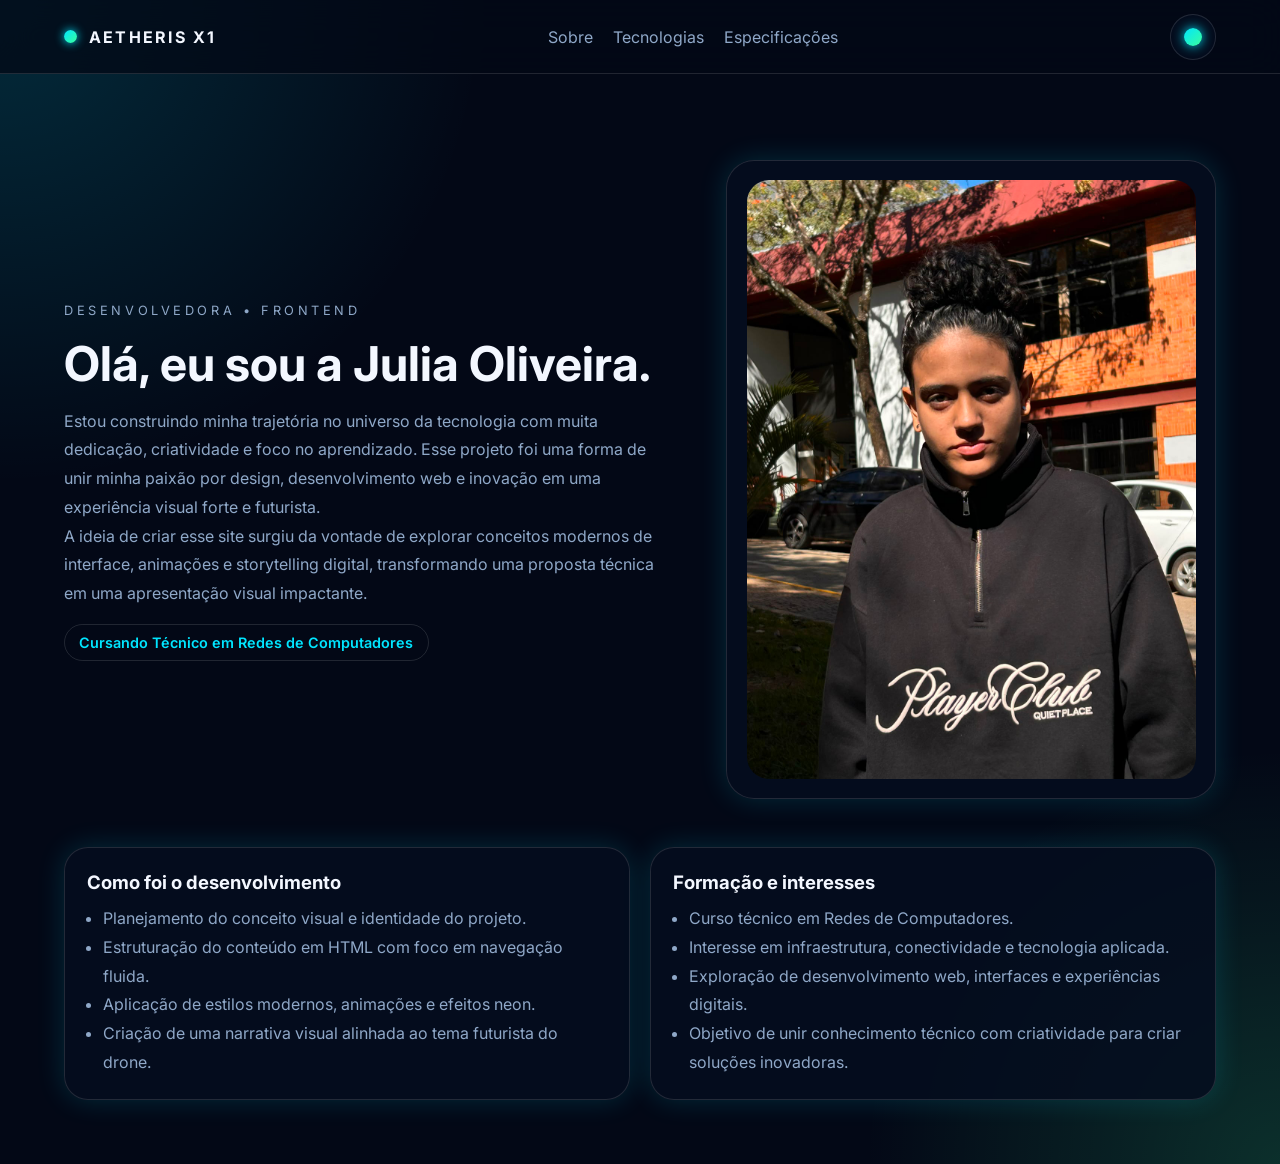
<file: developer.html>
<!DOCTYPE html>
<html lang="pt-BR">
  <head>
    <meta charset="UTF-8" />
    <meta name="viewport" content="width=device-width, initial-scale=1.0" />
    <title>Conhecer o Desenvolvedor | Julia Oliveira</title>
    <link rel="preconnect" href="https://fonts.googleapis.com" />
    <link rel="preconnect" href="https://fonts.gstatic.com" crossorigin />
    <link
      href="https://fonts.googleapis.com/css2?family=Inter:wght@300;400;500;600;700;800&display=swap"
      rel="stylesheet"
    />
    <link rel="stylesheet" href="styles.css" />
  </head>
  <body>
    <canvas id="particles-canvas"></canvas>

    <header class="site-header">
      <a href="index.html" class="logo">
        <span class="logo-mark"></span>
        <span>Aetheris X1</span>
      </a>
      <nav class="site-nav">
        <a href="index.html#project">Sobre</a>
        <a href="index.html#technology">Tecnologias</a>
        <a href="index.html#specs">Especificações</a>
      </nav>
      <button class="theme-toggle" id="theme-toggle" aria-label="Alternar tema">
        <span class="toggle-dot"></span>
      </button>
    </header>

    <main class="developer-page">
      <section class="developer-hero">
        <div class="developer-copy">
          <p class="eyebrow">Desenvolvedora • Frontend</p>
          <h1>Olá, eu sou a Julia Oliveira.</h1>
          <p>
              Estou construindo minha trajetória no universo da tecnologia com muita dedicação, criatividade e foco no aprendizado. Esse projeto foi uma forma de unir minha paixão por design, desenvolvimento web e inovação em uma experiência visual forte e futurista.
          </p>
          <p>
            A ideia de criar esse site surgiu da vontade de explorar conceitos modernos de interface, animações e storytelling digital, transformando uma proposta técnica em uma apresentação visual impactante.
          </p>
          <span class="developer-badge">Cursando Técnico em Redes de Computadores</span>
        </div>

        <div class="developer-profile-card">
          <img class="developer-image" src="imagens/desenvolvedora.jpeg" alt="Foto de Julia Oliveira" />
        </div>
      </section>

      <section class="developer-grid">
        <article class="dev-card">
          <h3>Como foi o desenvolvimento</h3>
          <ul>
            <li>Planejamento do conceito visual e identidade do projeto.</li>
            <li>Estruturação do conteúdo em HTML com foco em navegação fluida.</li>
            <li>Aplicação de estilos modernos, animações e efeitos neon.</li>
            <li>Criação de uma narrativa visual alinhada ao tema futurista do drone.</li>
          </ul>
        </article>

        <article class="dev-card">
          <h3>Formação e interesses</h3>
          <ul>
            <li>Curso técnico em Redes de Computadores.</li>
            <li>Interesse em infraestrutura, conectividade e tecnologia aplicada.</li>
            <li>Exploração de desenvolvimento web, interfaces e experiências digitais.</li>
            <li>Objetivo de unir conhecimento técnico com criatividade para criar soluções inovadoras.</li>
          </ul>
        </article>
      </section>
    </main>

    <script src="script.js"></script>
  </body>
</html>
</file>
<file: styles.css>
:root {
    --bg: #030816;
    --bg-soft: rgba(5, 13, 31, 0.85);
    --text: #f3f7ff;
    --muted: #8fa8c8;
    --accent: #00e5ff;
    --accent-2: #39ff9d;
    --border: rgba(255, 255, 255, 0.12);
    --shadow: 0 0 28px rgba(0, 229, 255, 0.16);

    --container-padding: clamp(1rem, 5vw, 5rem);
    --section-space: clamp(3rem, 7vw, 6rem);
}

:root[data-theme="light"] {
    --bg: #f4f8ff;
    --bg-soft: rgba(255, 255, 255, 0.8);
    --text: #071120;
    --muted: #4f6383;
    --accent: #0d65ff;
    --accent-2: #19d47d;
    --border: rgba(7, 17, 32, 0.14);
    --shadow: 0 0 22px rgba(13, 101, 255, 0.12);
}

/* =========================================
   RESET
========================================= */

*,
*::before,
*::after {
    box-sizing: border-box;
    margin: 0;
    padding: 0;
}

html {
    scroll-behavior: smooth;
    scroll-padding-top: 100px;
}

body {
    font-family: 'Inter', sans-serif;
    background:
        radial-gradient(
            circle at top left,
            rgba(0, 229, 255, 0.16),
            transparent 28%
        ),
        radial-gradient(
            circle at bottom right,
            rgba(57, 255, 157, 0.16),
            transparent 24%
        ),
        var(--bg);

    color: var(--text);
    min-height: 100vh;
    min-height: 100dvh;

    overflow-x: hidden;

    transition:
        background 0.35s ease,
        color 0.35s ease;
}

img,
svg,
video,
canvas {
    max-width: 100%;
}

img {
    height: auto;
}

button,
input,
textarea,
select {
    font: inherit;
}

button {
    cursor: pointer;
}

/* =========================================
   PARTICLES
========================================= */

#particles-canvas {
    position: fixed;
    inset: 0;

    width: 100%;
    height: 100%;

    z-index: 0;
    pointer-events: none;

    opacity: 0.7;
}

/* =========================================
   LAYOUT
========================================= */

.site-header,
main,
.site-footer {
    position: relative;
    z-index: 1;
}

main {
    width: 100%;
    padding-inline: var(--container-padding);
    padding-bottom: 4rem;
}

/* =========================================
   HEADER
========================================= */

.site-header {
    position: fixed;

    top: 0;
    left: 0;

    width: 100%;

    display: flex;
    align-items: center;
    justify-content: space-between;

    gap: 1rem;

    padding:
        0.85rem
        var(--container-padding);

    background: rgba(3, 8, 22, 0.75);

    backdrop-filter: blur(18px);
    -webkit-backdrop-filter: blur(18px);

    border-bottom: 1px solid var(--border);

    z-index: 10;
}

:root[data-theme="light"] .site-header {
    background: rgba(244, 248, 255, 0.78);
}

/* =========================================
   LOGO
========================================= */

.logo {
    display: flex;
    align-items: center;

    gap: 0.75rem;

    font-weight: 700;

    text-transform: uppercase;
    letter-spacing: 0.14em;

    color: var(--text);
    text-decoration: none;

    white-space: nowrap;
}

.logo-mark {
    flex: 0 0 auto;

    width: 13px;
    height: 13px;

    border-radius: 50%;

    background:
        linear-gradient(
            135deg,
            var(--accent),
            var(--accent-2)
        );

    box-shadow: 0 0 10px var(--accent);
}

/* =========================================
   NAVIGATION
========================================= */

.site-nav {
    display: flex;
    align-items: center;
    justify-content: center;

    gap: clamp(0.7rem, 2vw, 1.25rem);

    flex-wrap: wrap;
}

.site-nav a {
    color: var(--muted);
    text-decoration: none;

    transition: color 0.2s ease;

    white-space: nowrap;
}

.site-nav a:hover {
    color: var(--text);
}

/* =========================================
   THEME BUTTON
========================================= */

.theme-toggle {
    flex: 0 0 auto;

    border: 1px solid var(--border);

    background: var(--bg-soft);

    width: 46px;
    height: 46px;

    border-radius: 50%;

    display: grid;
    place-items: center;

    cursor: pointer;
}

.toggle-dot {
    width: 18px;
    height: 18px;

    border-radius: 50%;

    background:
        linear-gradient(
            135deg,
            var(--accent),
            var(--accent-2)
        );

    box-shadow: 0 0 12px var(--accent);
}

/* =========================================
   HERO
========================================= */

.hero {
    min-height: 100vh;
    min-height: 100dvh;

    display: grid;

    grid-template-columns:
        minmax(0, 1.05fr)
        minmax(0, 0.95fr);

    align-items: center;

    gap: clamp(2rem, 5vw, 5rem);

    padding-top: clamp(6rem, 10vw, 8rem);
    padding-bottom: 3rem;
}

.hero h1,
.section-heading h2,
.split-panel h3 {
    font-size: clamp(2rem, 4.2vw, 3.4rem);

    line-height: 1.06;

    margin-bottom: 1rem;

    max-width: 700px;
}

.eyebrow {
    text-transform: uppercase;

    letter-spacing: 0.28em;

    font-size: clamp(0.7rem, 1vw, 0.8rem);

    color: var(--accent);

    margin-bottom: 1rem;
}

.hero-text,
.glass-card p,
.tech-card p,
.app-card li,
.split-panel p,
.feature-card p,
.site-footer p {
    color: var(--muted);

    font-size: clamp(0.95rem, 1.5vw, 1rem);

    line-height: 1.8;
}

/* =========================================
   HERO BUTTONS
========================================= */

.hero-actions {
    display: flex;

    gap: 1rem;

    flex-wrap: wrap;

    margin: 1.6rem 0;
}

.btn {
    display: inline-flex;

    align-items: center;
    justify-content: center;

    min-height: 46px;

    padding:
        0.85rem
        1.35rem;

    border-radius: 999px;

    text-decoration: none;

    font-weight: 600;

    transition:
        transform 0.25s ease,
        box-shadow 0.25s ease;

    text-align: center;
}

.btn:hover {
    transform: translateY(-2px);
}

.btn-primary {
    background:
        linear-gradient(
            135deg,
            var(--accent),
            var(--accent-2)
        );

    color: #02121d;

    box-shadow:
        0 0 18px
        rgba(0, 229, 255, 0.3);
}

.btn-secondary {
    color: var(--text);

    border: 1px solid var(--border);

    background:
        rgba(255, 255, 255, 0.03);
}

/* =========================================
   HERO HIGHLIGHTS
========================================= */

.hero-highlights {
    display: flex;

    flex-wrap: wrap;

    gap: 0.8rem;

    list-style: none;

    margin-top: 1rem;
}

.hero-highlights li {
    padding:
        0.6rem
        0.85rem;

    border: 1px solid var(--border);

    border-radius: 999px;

    color: var(--muted);

    background:
        rgba(255, 255, 255, 0.03);

    font-size: 0.9rem;
}

/* =========================================
   HERO VISUAL
========================================= */

.hero-visual {
    position: relative;

    width: 100%;

    min-height: clamp(320px, 45vw, 520px);

    display: grid;
    place-items: center;
}

.hero-orb {
    position: absolute;

    width: clamp(220px, 35vw, 380px);
    aspect-ratio: 1;

    border-radius: 50%;

    background:
        radial-gradient(
            circle,
            rgba(0, 229, 255, 0.3),
            transparent 66%
        );

    filter: blur(12px);

    animation:
        pulse
        6s
        ease-in-out
        infinite;
}

.drone-visual-card {
    position: relative;

    width: min(100%, 520px);

    padding: clamp(0.8rem, 2vw, 1.3rem);

    border-radius: clamp(18px, 3vw, 28px);

    border: 1px solid var(--border);

    background:
        linear-gradient(
            135deg,
            rgba(255, 255, 255, 0.08),
            rgba(255, 255, 255, 0.02)
        );

    box-shadow: var(--shadow);

    backdrop-filter: blur(16px);
    -webkit-backdrop-filter: blur(16px);

    overflow: hidden;
}

.drone-visual-card::before {
    content: '';

    position: absolute;
    inset: 0;

    background:
        linear-gradient(
            90deg,
            rgba(0, 229, 255, 0.12),
            transparent 45%,
            rgba(57, 255, 157, 0.12)
        );

    pointer-events: none;
}

.drone-image {
    display: block;

    width: 100%;
    height: auto;

    object-fit: contain;

    filter:
        drop-shadow(
            0 0 24px
            rgba(0, 229, 255, 0.2)
        );

    animation:
        floatDrone
        5s
        ease-in-out
        infinite;
}

/* =========================================
   SECTIONS
========================================= */

.section {
    padding-block: var(--section-space);
}

.section-heading {
    margin-bottom: 2rem;
}

/* =========================================
   GRIDS
========================================= */

.about-grid,
.tech-grid,
.app-grid,
.differentials-grid,
.gallery-grid {
    display: grid;

    gap: clamp(1rem, 2vw, 1.2rem);
}

.about-grid {
    grid-template-columns:
        repeat(
            auto-fit,
            minmax(min(100%, 260px), 1fr)
        );
}

.tech-grid {
    grid-template-columns:
        repeat(
            auto-fit,
            minmax(min(100%, 210px), 1fr)
        );
}

.app-grid {
    grid-template-columns:
        repeat(
            auto-fit,
            minmax(min(100%, 260px), 1fr)
        );
}

.differentials-grid {
    grid-template-columns:
        repeat(
            auto-fit,
            minmax(min(100%, 210px), 1fr)
        );
}

.gallery-grid {
    grid-template-columns:
        repeat(
            auto-fit,
            minmax(min(100%, 260px), 1fr)
        );
}

/* =========================================
   CARDS
========================================= */

.glass-card,
.tech-card,
.app-card,
.feature-card,
.gallery-card {
    width: 100%;

    background: var(--bg-soft);

    border: 1px solid var(--border);

    border-radius:
        clamp(18px, 3vw, 24px);

    padding:
        clamp(1rem, 2.5vw, 1.4rem);

    box-shadow: var(--shadow);

    backdrop-filter: blur(22px);
    -webkit-backdrop-filter: blur(22px);
}

.glass-card h3,
.tech-card h3,
.app-card h3,
.feature-card h3 {
    margin-bottom: 0.7rem;

    font-size:
        clamp(1.05rem, 2vw, 1.18rem);
}

/* =========================================
   APP CARDS
========================================= */

.app-card ul {
    list-style: none;

    display: grid;

    gap: 0.55rem;
}

.app-card li::before {
    content: '•';

    color: var(--accent);

    margin-right: 0.5rem;
}

/* =========================================
   SPLIT SECTION
========================================= */

.split-section {
    display: grid;

    grid-template-columns:
        repeat(
            2,
            minmax(0, 1fr)
        );

    gap: clamp(1rem, 2vw, 1.2rem);
}

.split-panel {
    min-width: 0;

    padding:
        clamp(1.2rem, 4vw, 2rem);

    border-radius:
        clamp(18px, 3vw, 24px);

    border: 1px solid var(--border);

    background:
        linear-gradient(
            135deg,
            rgba(0, 229, 255, 0.08),
            rgba(57, 255, 157, 0.06)
        );
}

/* =========================================
   DIFFERENTIALS
========================================= */

.feature-card h3 {
    color: var(--accent);

    font-size:
        clamp(1.3rem, 3vw, 1.5rem);
}

/* =========================================
   GALLERY
========================================= */

.gallery-card {
    min-height:
        clamp(180px, 30vw, 280px);

    position: relative;

    overflow: hidden;

    background-size: cover;

    background-position: center;
}

.gallery-card::after {
    content: '';

    position: absolute;

    inset: 0;

    background:
        linear-gradient(
            145deg,
            rgba(0, 0, 0, 0.16),
            rgba(0, 229, 255, 0.16)
        );
}

.gallery-card.farm {
    background-image:
        url('https://images.unsplash.com/photo-1500937386664-56d1dfef3854?auto=format&fit=crop&w=900&q=80');
}

.gallery-card.forest {
    background-image:
        url('https://images.unsplash.com/photo-1441974231531-c6227db76b6e?auto=format&fit=crop&w=900&q=80');
}

.gallery-card.mountain {
    background-image:
        url('https://images.unsplash.com/photo-1519681393784-d120267933ba?auto=format&fit=crop&w=900&q=80');
}

.gallery-card.urban {
    background-image:
        url('https://images.unsplash.com/photo-1480714378408-67cf0d13bc1b?auto=format&fit=crop&w=900&q=80');
}

.gallery-card.rescue {
    background-image:
        url('https://images.unsplash.com/photo-1516549655169-df83a0774514?auto=format&fit=crop&w=900&q=80');
}

.gallery-card.military {
    background-image:
        url('https://images.unsplash.com/photo-1517649763962-0c623066013b?auto=format&fit=crop&w=900&q=80');
}

/* =========================================
   TABLE
========================================= */

.table-wrap {
    width: 100%;

    overflow-x: auto;
    overflow-y: hidden;

    -webkit-overflow-scrolling: touch;

    border: 1px solid var(--border);

    border-radius:
        clamp(18px, 3vw, 24px);

    background: var(--bg-soft);

    box-shadow: var(--shadow);
}

table {
    width: 100%;

    border-collapse: collapse;

    min-width: 600px;
}

th,
td {
    padding:
        0.9rem
        1.2rem;

    text-align: left;

    border-bottom:
        1px solid var(--border);

    white-space: nowrap;
}

th {
    color: var(--accent);

    font-weight: 700;

    text-transform: uppercase;

    letter-spacing: 0.1em;

    font-size: 0.82rem;
}

/* =========================================
   FOOTER
========================================= */

.site-footer {
    padding:
        2rem
        var(--container-padding)
        3rem;

    text-align: center;

    border-top:
        1px solid var(--border);
}

.dev-link {
    display: inline-block;

    margin-top: 0.35rem;

    color: var(--accent);

    text-decoration: none;

    font-weight: 600;
}

.dev-link:hover {
    color: var(--accent-2);
}

/* =========================================
   DEVELOPER PAGE
========================================= */

.developer-page {
    width: 100%;

    padding-top:
        clamp(6rem, 10vw, 8rem);
}

.developer-hero {
    display: grid;

    grid-template-columns:
        minmax(0, 1.1fr)
        minmax(0, 0.9fr);

    gap:
        clamp(2rem, 5vw, 4rem);

    align-items: center;

    padding:
        2rem
        0
        3rem;
}

.developer-copy h1 {
    font-size:
        clamp(2.1rem, 5vw, 3rem);

    margin-bottom: 1rem;

    line-height: 1.1;
}

.developer-copy p {
    color: var(--muted);

    line-height: 1.8;

    max-width: 720px;
}

.developer-profile-card {
    width: 100%;

    border: 1px solid var(--border);

    border-radius:
        clamp(20px, 3vw, 28px);

    background: var(--bg-soft);

    padding:
        clamp(0.8rem, 2vw, 1.2rem);

    box-shadow: var(--shadow);

    backdrop-filter: blur(22px);
    -webkit-backdrop-filter: blur(22px);
}

.developer-image {
    display: block;

    width: 100%;
    height: auto;

    border-radius:
        clamp(16px, 2vw, 22px);
}

.developer-badge {
    margin-top: 1rem;

    display: inline-block;

    padding:
        0.55rem
        0.9rem;

    border-radius: 999px;

    border: 1px solid var(--border);

    color: var(--accent);

    font-size: 0.9rem;

    font-weight: 600;
}

.developer-grid {
    display: grid;

    gap: 1.2rem;

    grid-template-columns:
        repeat(
            2,
            minmax(0, 1fr)
        );
}

.dev-card {
    min-width: 0;

    border: 1px solid var(--border);

    border-radius:
        clamp(18px, 3vw, 24px);

    padding:
        clamp(1rem, 2.5vw, 1.4rem);

    background: var(--bg-soft);

    box-shadow: var(--shadow);
}

.dev-card h3 {
    margin-bottom: 0.7rem;

    font-size: 1.16rem;
}

.dev-card ul {
    padding-left: 1rem;

    color: var(--muted);

    line-height: 1.8;
}

/* =========================================
   ANIMATIONS
========================================= */

@keyframes pulse {
    0%,
    100% {
        transform: scale(1);
        opacity: 0.8;
    }

    50% {
        transform: scale(1.08);
        opacity: 1;
    }
}

@keyframes floatDrone {
    0%,
    100% {
        transform: translateY(0);
    }

    50% {
        transform: translateY(-10px);
    }
}

/* =========================================
   TABLET
========================================= */

@media (max-width: 1024px) {

    .hero {
        grid-template-columns: 1fr;

        min-height: auto;

        padding-top: 8rem;
        padding-bottom: 4rem;
    }

    .hero-content {
        max-width: 800px;
    }

    .hero-visual {
        min-height: 420px;
    }

    .developer-hero {
        grid-template-columns: 1fr;
    }

    .developer-copy {
        max-width: 800px;
    }

    .developer-profile-card {
        max-width: 650px;

        margin-inline: auto;
    }
}

/* =========================================
   MOBILE / TABLET PEQUENO
========================================= */

@media (max-width: 760px) {

    :root {
        --container-padding: 1rem;
        --section-space: 3.5rem;
    }

    /* HEADER */

    .site-header {
        padding:
            0.75rem
            1rem;

        flex-wrap: wrap;

        gap: 0.7rem;
    }

    .logo {
        font-size: 0.9rem;
    }

    .site-nav {
        order: 3;

        width: 100%;

        justify-content: center;

        gap:
            0.5rem
            0.8rem;

        padding-top: 0.3rem;
    }

    .site-nav a {
        font-size: 0.85rem;
    }

    .theme-toggle {
        width: 42px;
        height: 42px;
    }

    /* MAIN */

    main {
        padding-inline: 1rem;
        padding-bottom: 3rem;
    }

    /* HERO */

    .hero {
        padding-top: 9rem;

        gap: 2rem;
    }

    .hero h1,
    .section-heading h2,
    .split-panel h3 {
        font-size:
            clamp(1.9rem, 8vw, 2.4rem);
    }

    .hero-text {
        font-size: 0.95rem;

        line-height: 1.7;
    }

    /* BUTTONS */

    .hero-actions {
        width: 100%;

        flex-direction: column;

        align-items: stretch;
    }

    .btn {
        width: 100%;
    }

    /* HIGHLIGHTS */

    .hero-highlights {
        gap: 0.5rem;
    }

    .hero-highlights li {
        font-size: 0.8rem;

        padding:
            0.5rem
            0.7rem;
    }

    /* VISUAL */

    .hero-visual {
        min-height: 300px;
    }

    .hero-orb {
        width: 250px;
    }

    /* GRIDS */

    .about-grid,
    .tech-grid,
    .app-grid,
    .differentials-grid,
    .gallery-grid,
    .split-section,
    .developer-grid {
        grid-template-columns: 1fr;
    }

    /* CARDS */

    .glass-card,
    .tech-card,
    .app-card,
    .feature-card,
    .gallery-card,
    .dev-card {
        border-radius: 18px;
    }

    /* GALLERY */

    .gallery-card {
        min-height: 220px;
    }

    /* DEVELOPER */

    .developer-page {
        padding-top: 8rem;
    }

    .developer-hero {
        padding-top: 1rem;
    }

    .developer-copy h1 {
        font-size:
            clamp(2rem, 9vw, 2.6rem);
    }

    .developer-profile-card {
        border-radius: 20px;
    }

    /* TABLE */

    .table-wrap {
        border-radius: 18px;
    }

    table {
        min-width: 560px;
    }

    th,
    td {
        padding:
            0.8rem
            0.9rem;

        font-size: 0.85rem;
    }

    /* FOOTER */

    .site-footer {
        padding:
            2rem
            1rem
            3rem;
    }
}

/* =========================================
   CELULARES PEQUENOS
========================================= */

@media (max-width: 480px) {

    .site-header {
        align-items: center;
    }

    .logo {
        font-size: 0.78rem;

        letter-spacing: 0.1em;
    }

    .logo-mark {
        width: 11px;
        height: 11px;
    }

    .site-nav {
        gap: 0.35rem 0.7rem;
    }

    .site-nav a {
        font-size: 0.78rem;
    }

    .hero {
        padding-top: 9rem;

        gap: 1.5rem;
    }

    .hero h1,
    .section-heading h2,
    .split-panel h3 {
        font-size: 1.8rem;
    }

    .eyebrow {
        font-size: 0.65rem;

        letter-spacing: 0.2em;
    }

    .hero-highlights {
        display: grid;

        grid-template-columns: 1fr;
    }

    .hero-highlights li {
        width: 100%;

        text-align: center;
    }

    .hero-visual {
        min-height: 250px;
    }

    .hero-orb {
        width: 210px;
    }

    .drone-visual-card {
        padding: 0.7rem;

        border-radius: 16px;
    }

    .gallery-card {
        min-height: 180px;
    }

    .section {
        padding-block: 3rem;
    }

    .developer-page {
        padding-top: 8.5rem;
    }
}

/* =========================================
   TELAS GRANDES
========================================= */

@media (min-width: 1440px) {

    main {
        max-width: 1600px;

        margin-inline: auto;
    }

    .hero {
        gap: 5rem;
    }
}

/* =========================================
   REDUZIR ANIMAÇÕES
========================================= */

@media (prefers-reduced-motion: reduce) {

    html {
        scroll-behavior: auto;
    }

    *,
    *::before,
    *::after {
        animation-duration: 0.01ms !important;
        animation-iteration-count: 1 !important;
        transition-duration: 0.01ms !important;
    }
}
</file>
